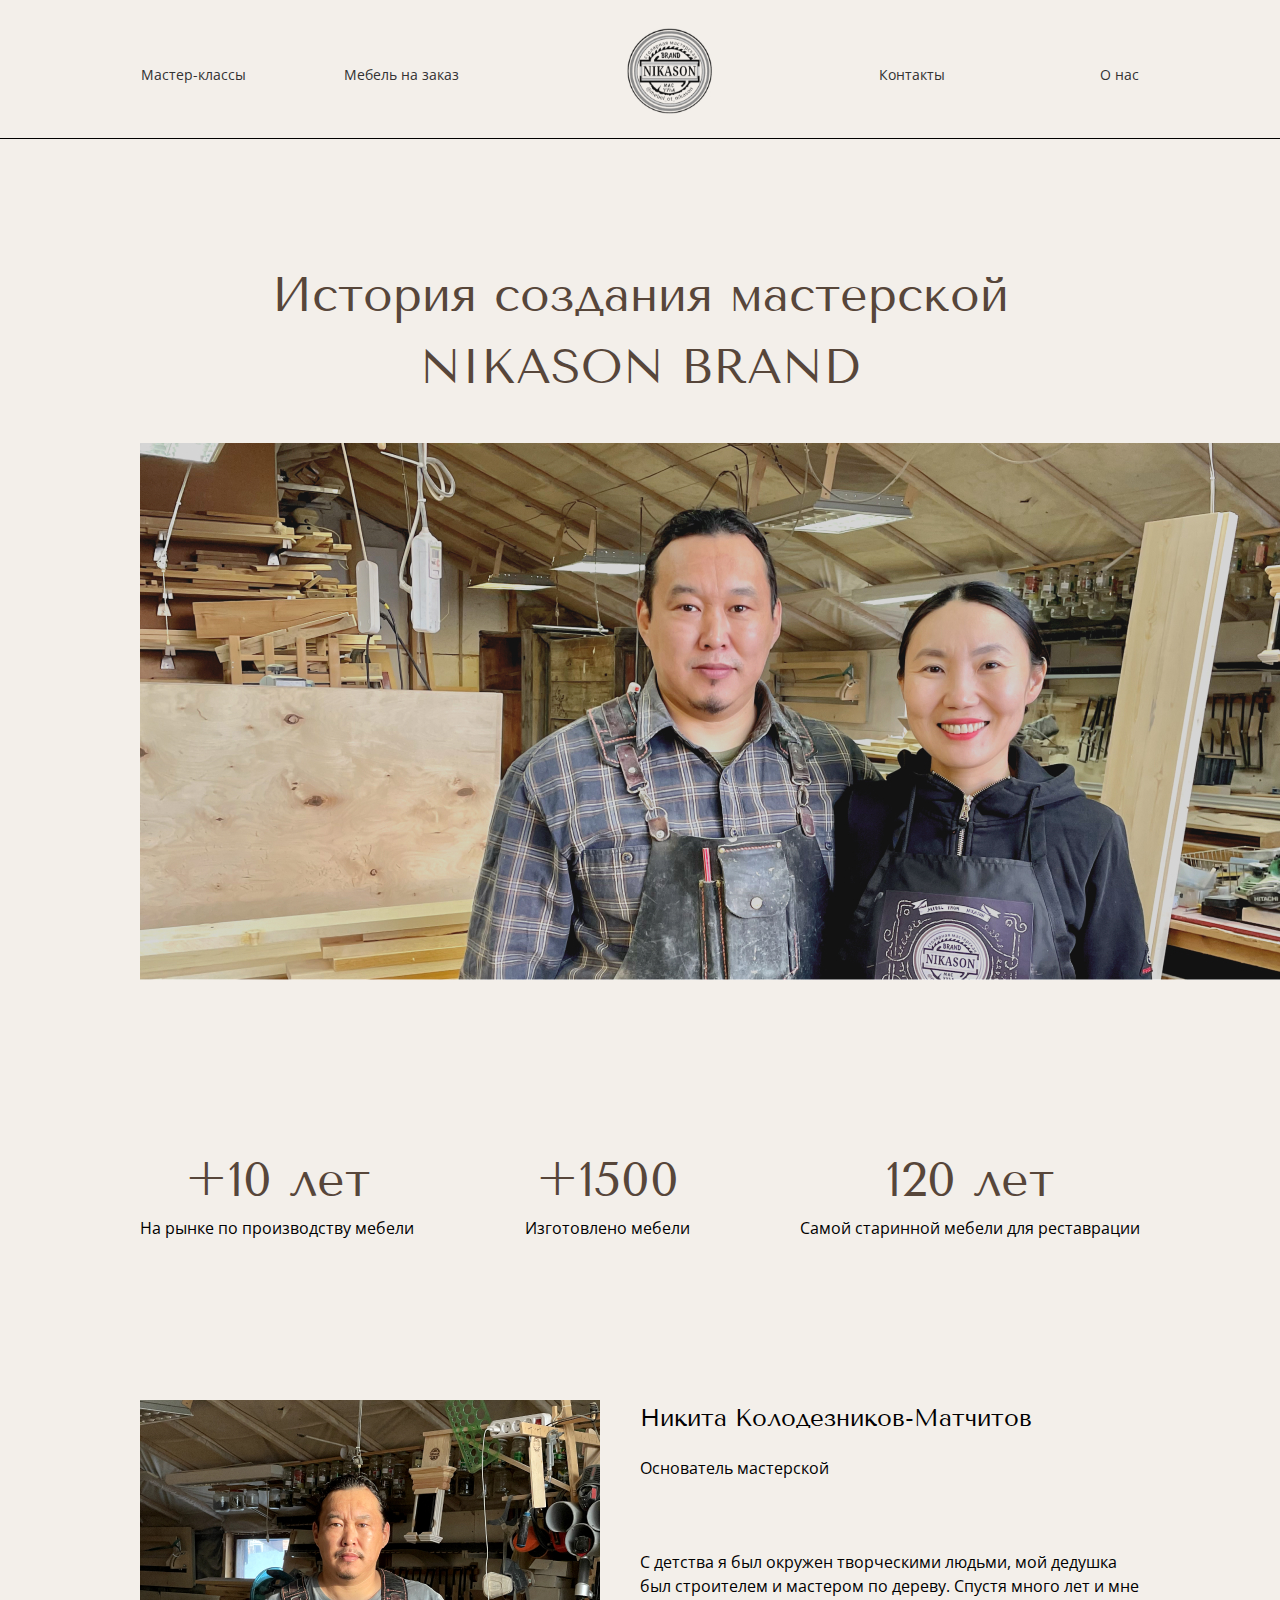
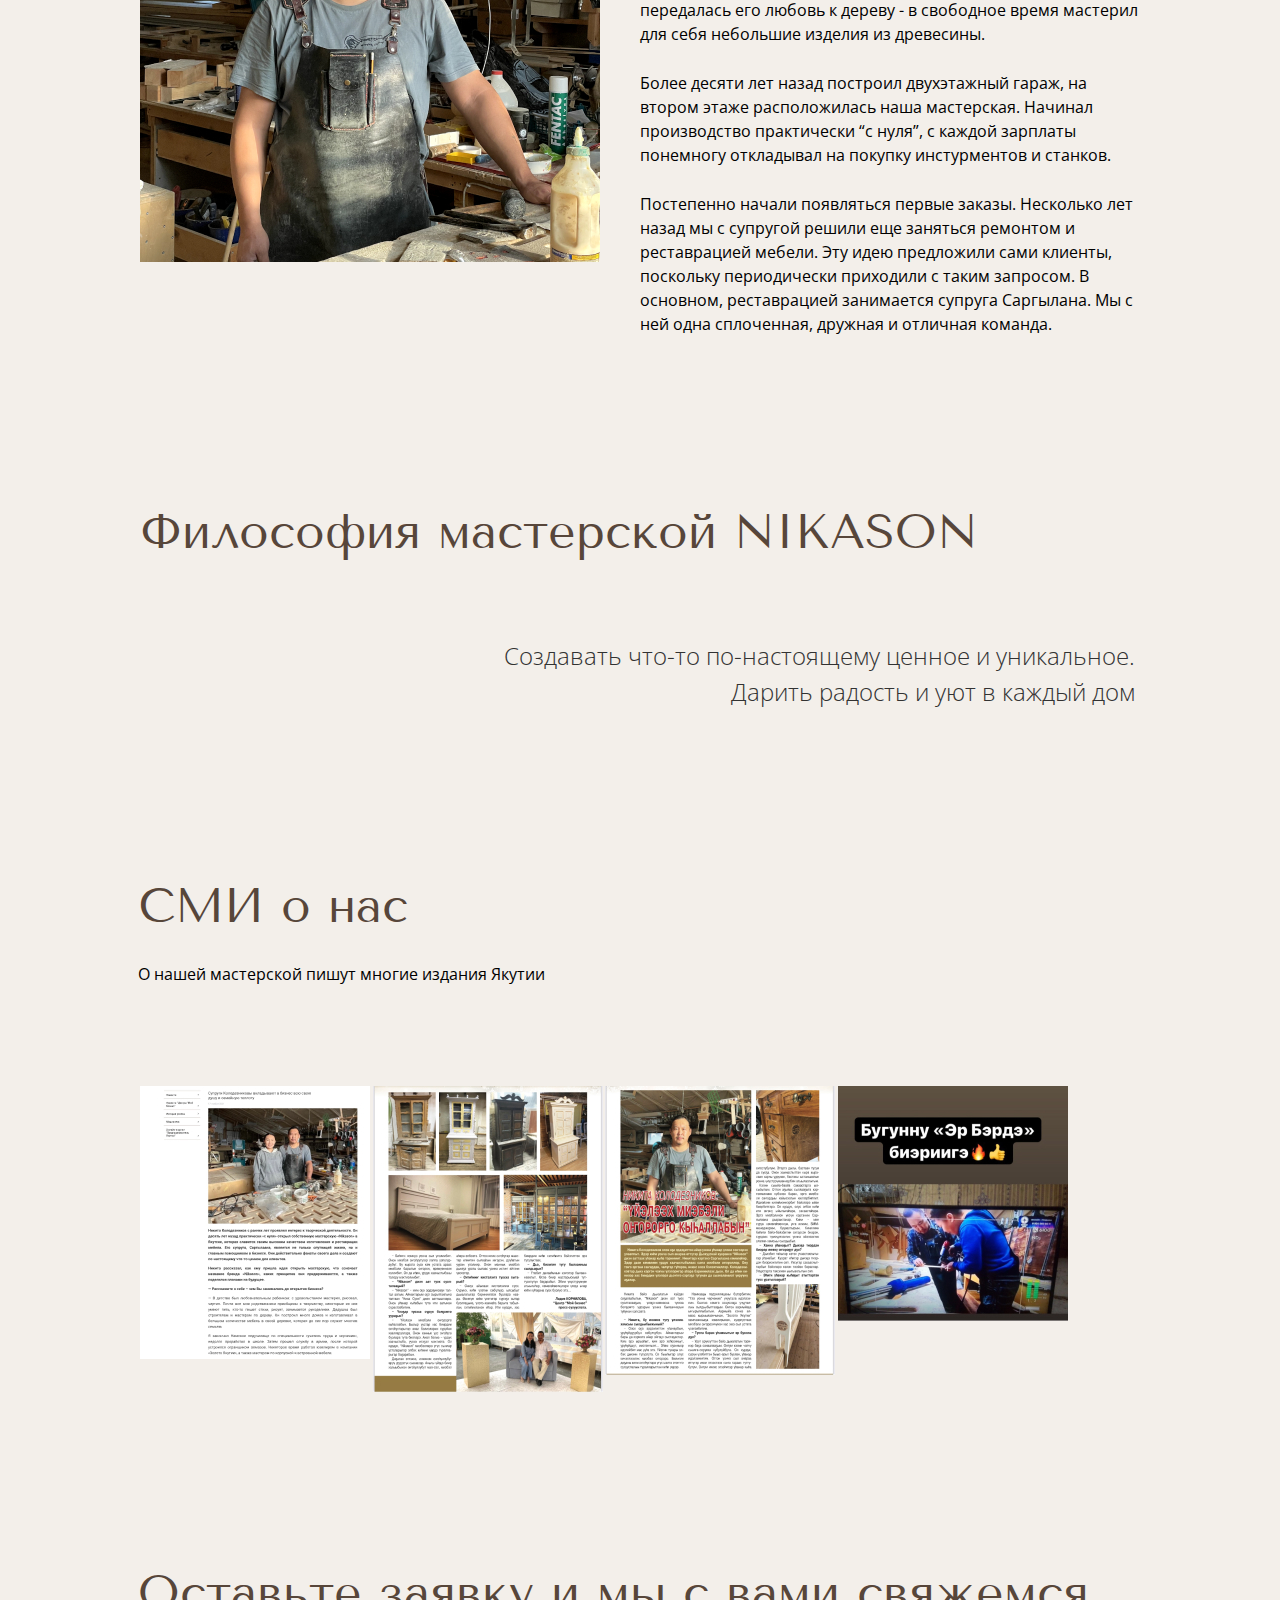
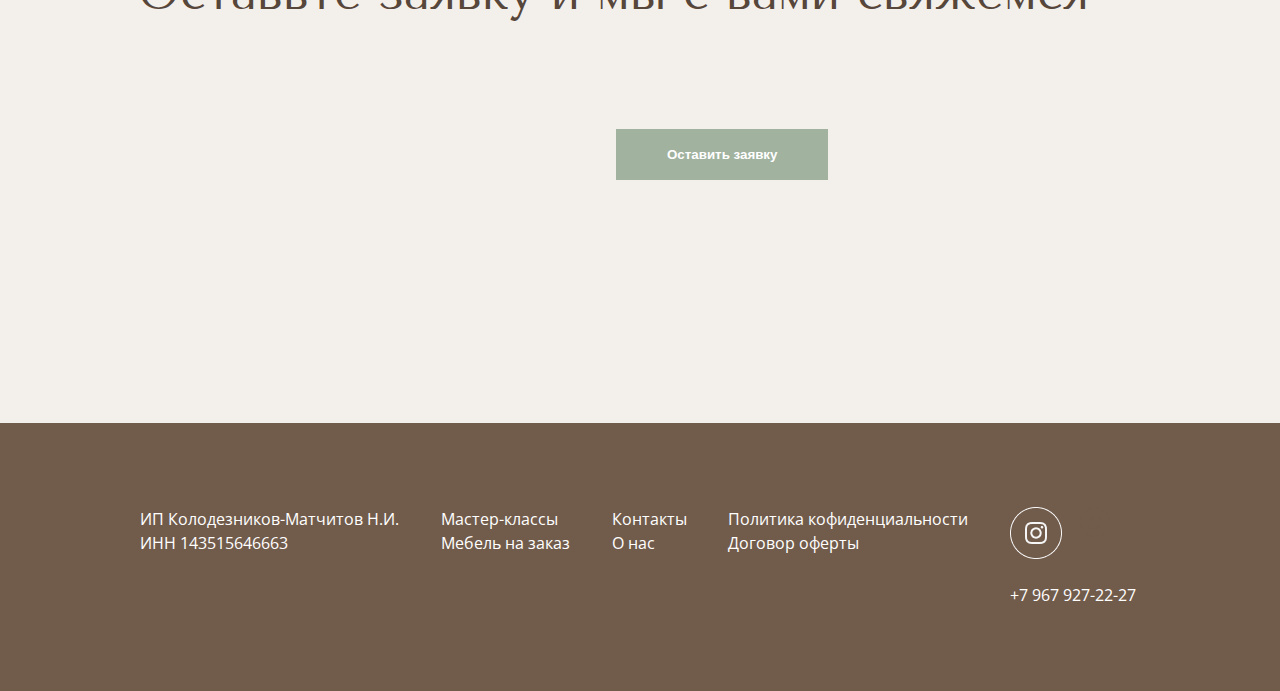
<file: about.html>
<!DOCTYPE html>
<html lang="en">
<head>
    <meta charset="UTF-8">
    <meta name="viewport" content="width=device-width, initial-scale=1.0">
    <link rel="stylesheet" href="css/reset.css">
    <link rel="stylesheet" href="./about/css/style.css">
    <link rel="preconnect" href="https://fonts.googleapis.com">
    <link rel="preconnect" href="https://fonts.gstatic.com" crossorigin>
    <link href="https://fonts.googleapis.com/css2?family=Tenor+Sans&family=Ubuntu:wght@300;500&display=swap" rel="stylesheet">
    <link rel="preconnect" href="https://fonts.googleapis.com">
    <link rel="preconnect" href="https://fonts.gstatic.com" crossorigin>
    <link href="https://fonts.googleapis.com/css2?family=Open+Sans&family=Tenor+Sans&family=Ubuntu:wght@300;500&display=swap" rel="stylesheet">
    <title>Document</title>
</head>
<body>
    <header class="header">
        <div class="container">
           <nav class="navigate">
               <ul class="navigate-item">
                <li class="navigate-item__link1"><a href="./class.html">Мастер-классы</a></li>
               <li><a href="./master.html">Мебель на заказ</a></li>
               </ul>              
               <a href="./index.html"><div class="logo"><img src="./images/IMG_1024 1.svg" alt="logo"></div></a>
               <ul class="navigate-item">
                <li><a href="#">Контакты</a></li>
               <li class="navigate-item__link4"><a href="#">О нас</a></li>
               </ul>                 
           </nav>
        </div>
    </header>

       <section class="top">
            <div class="container">
                <div class="top__title">
                    <div class="top-title__header">
                        <h1>История создания мастерской</h1>
                        <h1>NIKASON BRAND</h1>
                    </div>
                    <div class="top__img">
                        <img src="./about/images/Rectangle 83.jpg" alt="">
                    </div>
                    <div class="top__box">
                        <div>
                            <p class="num-bolt">
                                +10 лет
                            </p>
                            <p>На рынке по производству мебели</p>
                        </div>
                        <div>
                            <p class="num-bolt">
                                +1500
                            </p>
                            <p>Изготовлено мебели</p>
                        </div>
                        <div>
                            <p class="num-bolt">
                                120 лет
                            </p>
                            <p>Самой старинной мебели для реставрации</p>
                        </div>
                    </div>
                </div> 
            </div>
       </section>

       <section class="bio">
        <div class="container">
            <div class="bio-info">
                <div class="bio-info__img">
                    <img src="./about/images/IMG_4420 1.jpg" alt="">
                </div>
                <div class="bio-info__descr">
                    <p class="bio-info__title">Никита Колодезников-Матчитов</p>
                    <p class="bio-info__proff">Основатель мастерской</p>
                    <div class="bio-info__text">
                        <p>С детства я был окружен творческими людьми, мой дедушка был строителем и мастером по дереву. 
                            Спустя много лет и мне передалась его любовь к дереву - в свободное время мастерил для себя 
                            небольшие  изделия из древесины.</p>
                            <p>Более десяти лет назад построил двухэтажный гараж, на втором этаже расположилась наша мастерская.
                                Начинал производство практически “с нуля”, с каждой зарплаты понемногу откладывал на покупку инстурментов и станков.</p> 
                            <p>Постепенно начали появляться первые заказы. Несколько лет назад
                             мы с супругой решили еще заняться ремонтом и реставрацией мебели. Эту идею предложили сами клиенты,
                              поскольку периодически приходили с таким запросом. В основном, реставрацией занимается супруга Саргылана.
                               Мы с ней одна сплоченная, дружная и отличная команда. </p>
                    </div>  
                </div>
            </div>
            <div class="express">
                <h1>Философия мастерской NIKASON</h1>
                <div class="express__statement">
                    <q>Создавать что-то по-настоящему ценное и уникальное.<br> Дарить радость и уют в каждый дом</q>
                </div>
            </div>
        </div>
       </section>

       <section class="cnn">
        <div class="container">
            <div class="cnn__items">
                <h1 class="cnn-items__head">СМИ о нас</h1>
                <p>О нашей мастерской пишут многие издания Якутии</p>
                <div class="cnn-items__images">
                    
                    <img src="./about/images/IMG_5597 1.jpg" alt="image">
                    <img src="./about/images/IMG_5605 1.jpg" alt="image">
                    <img src="./about/images/IMG_5604 1.jpg" alt="image">
                    <img src="./about/images/IMG_5624 1.jpg" alt="image">
                </div>
                    <h1>Оставьте заявку и мы с вами свяжемся</h1>
                    <button class="cnn__button"><p>Оставить заявку</p></button>
            </div>
            
        </div>
       </section>

       <footer class="footer">
        <div class="container">
            <div class="footer-inner">
                <p>
                    ИП Колодезников-Матчитов Н.И.<br>
                           ИНН 143515646663
                </p>
                <ul class="footer-inner__items">
                    <li><a href="#">Мастер-классы</a></li>
                    <li><a href="#">Мебель на заказ</a></li>
                </ul>
                <ul class="footer-inner__items">
                    <li><a href="#">Контакты</a></li>
                    <li><a href="#">О нас</a></li>
                </ul>
                <ul class="footer-inner__items">
                    <li><a href="#">Политика кофиденциальности</a></li>
                    <li><a href="#">Договор оферты</a></li>
                </ul>
                <div class="footer-inner__link">
                            <a href="#"><img src="./images/ins.png" alt="inst"></a>
                            <a href="#"><img src="./images/wh.png" alt="wh"></a>
                            <p>+7 967 927-22-27</p>
                </div>
            </div>
        </div>
    </footer>
</body>
</html>
</file>
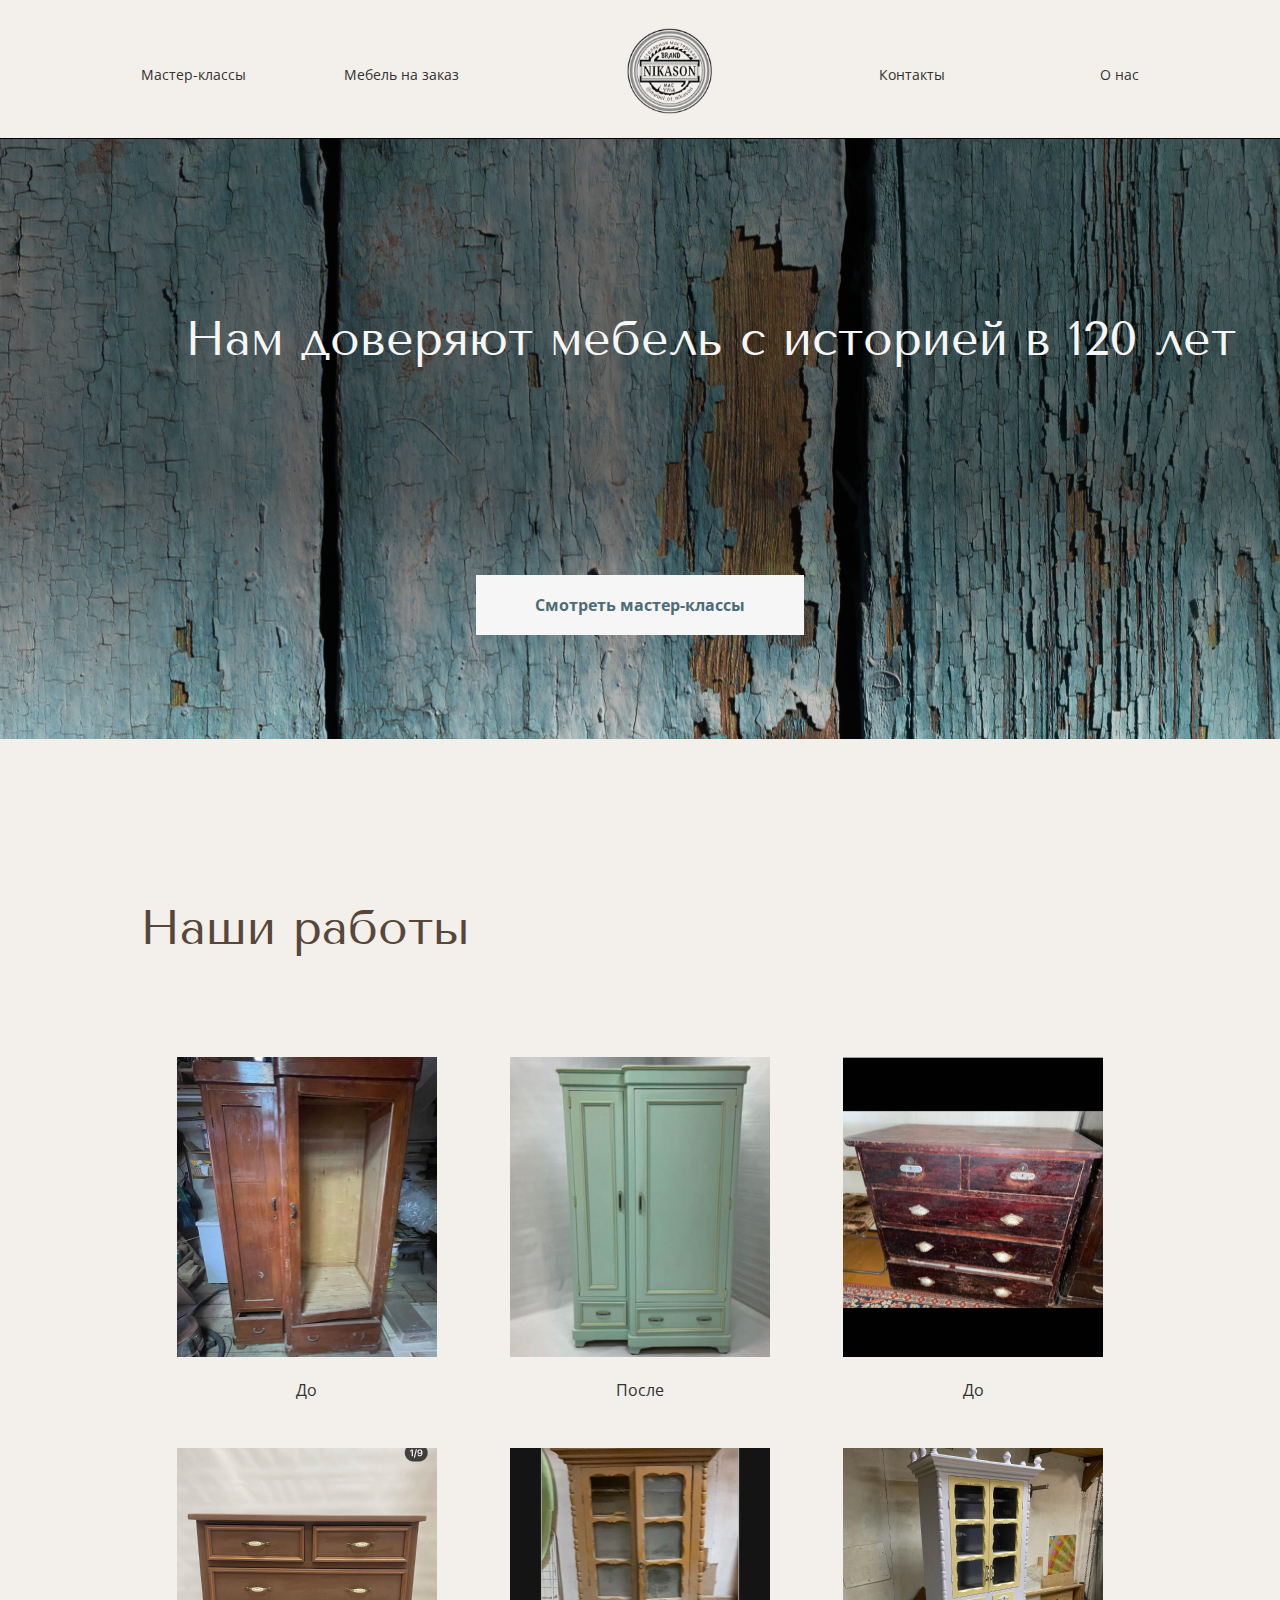
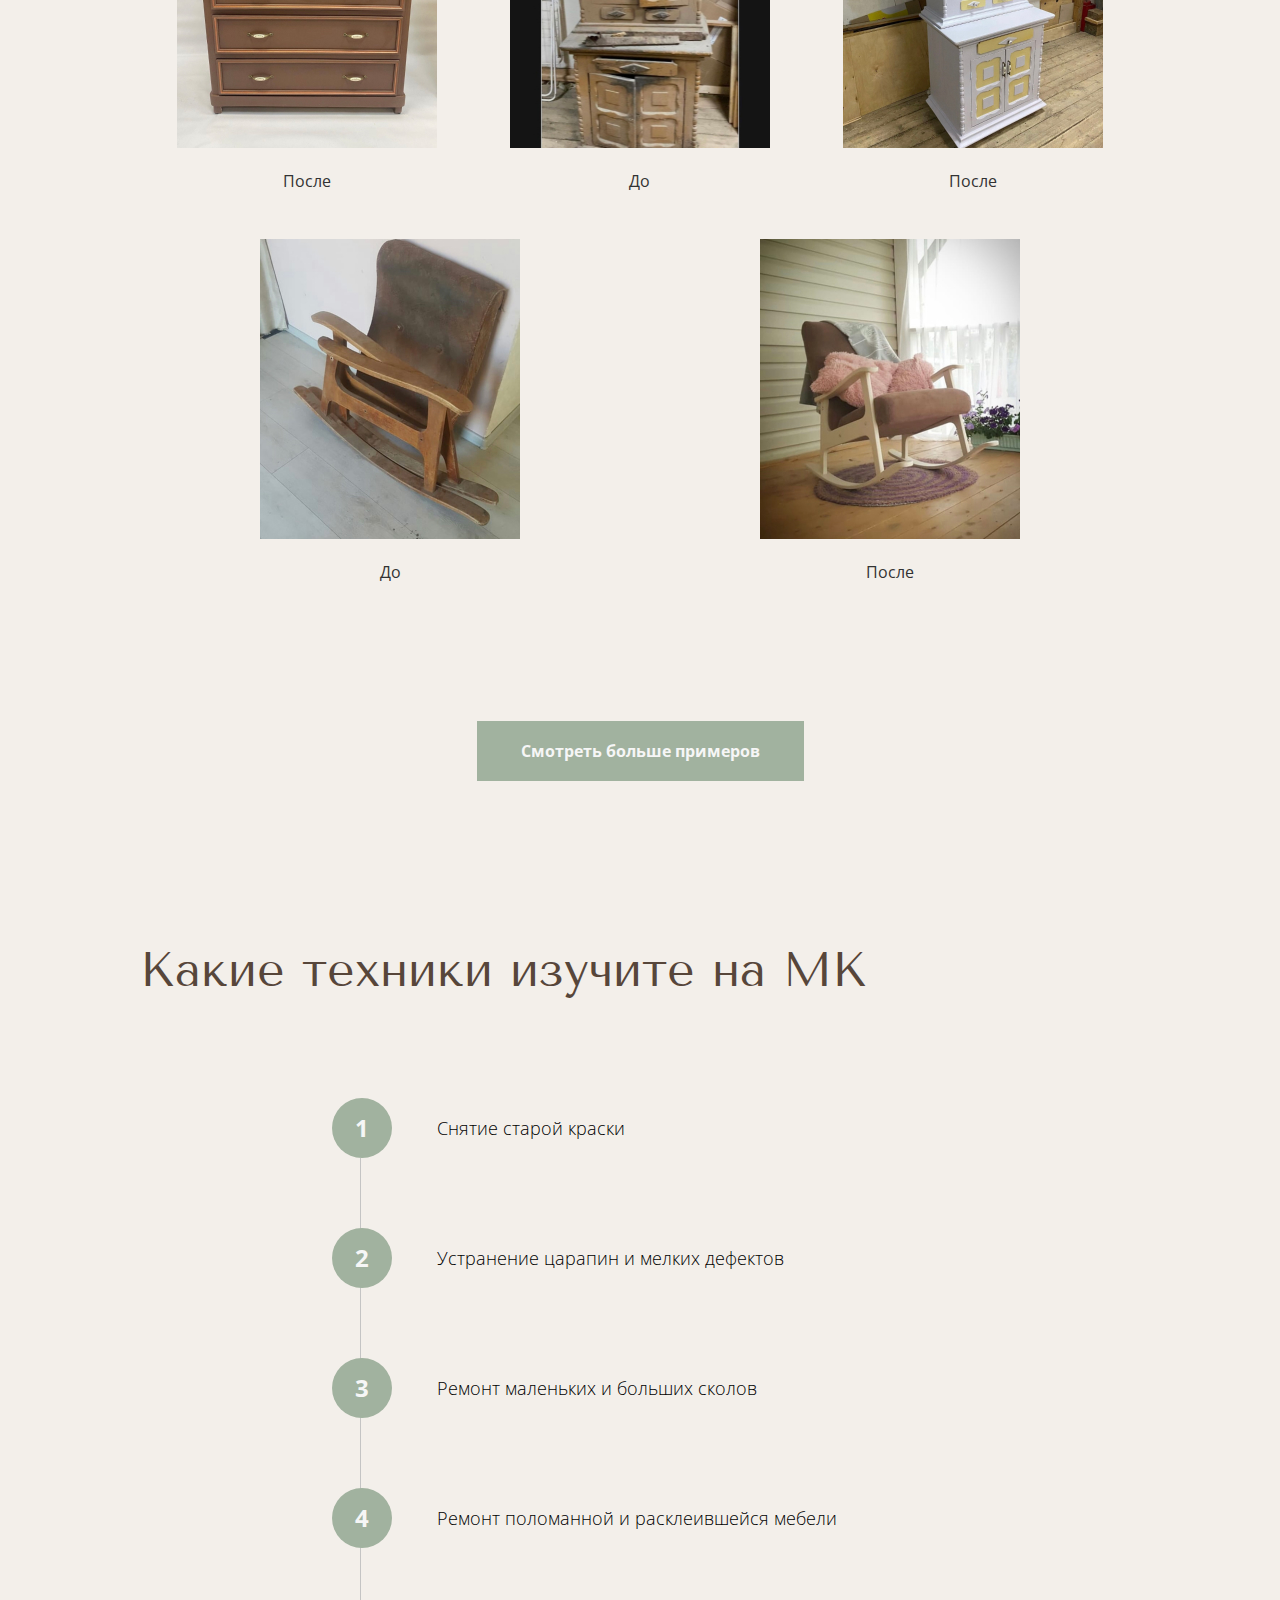
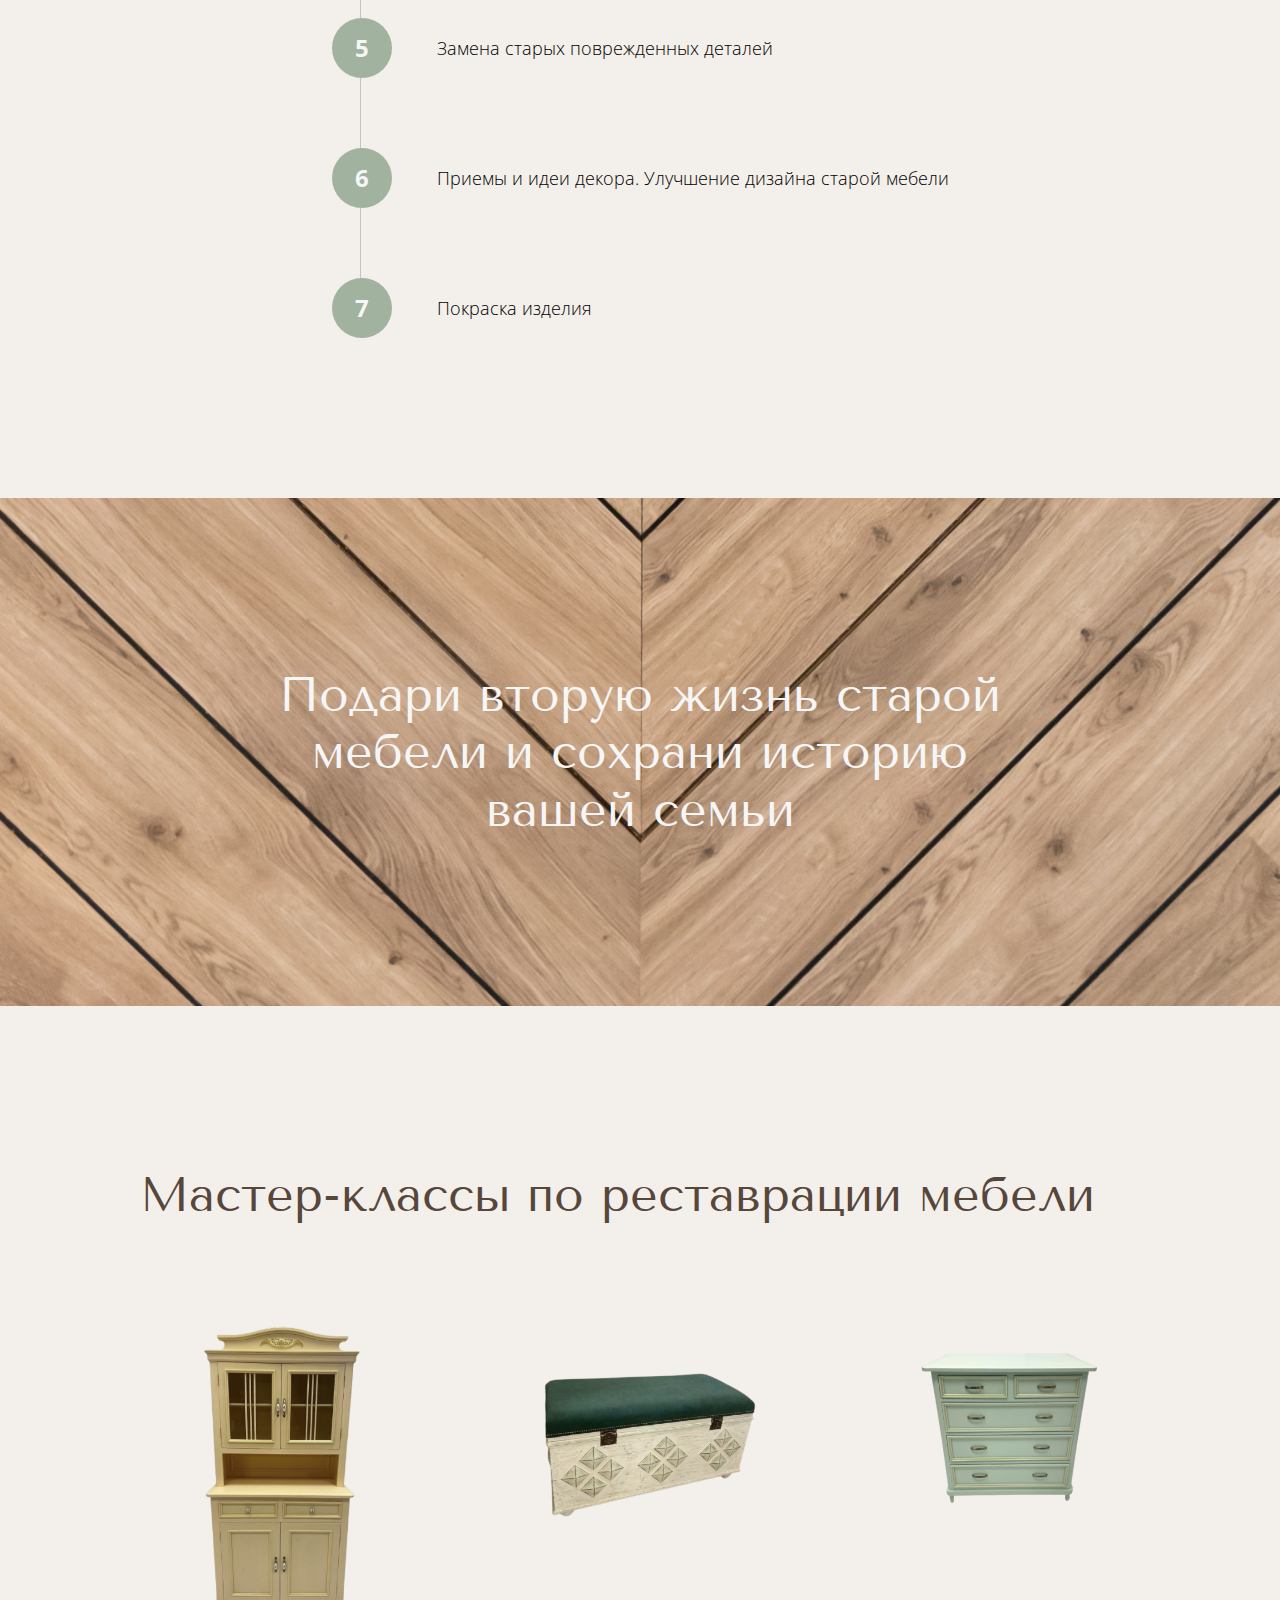
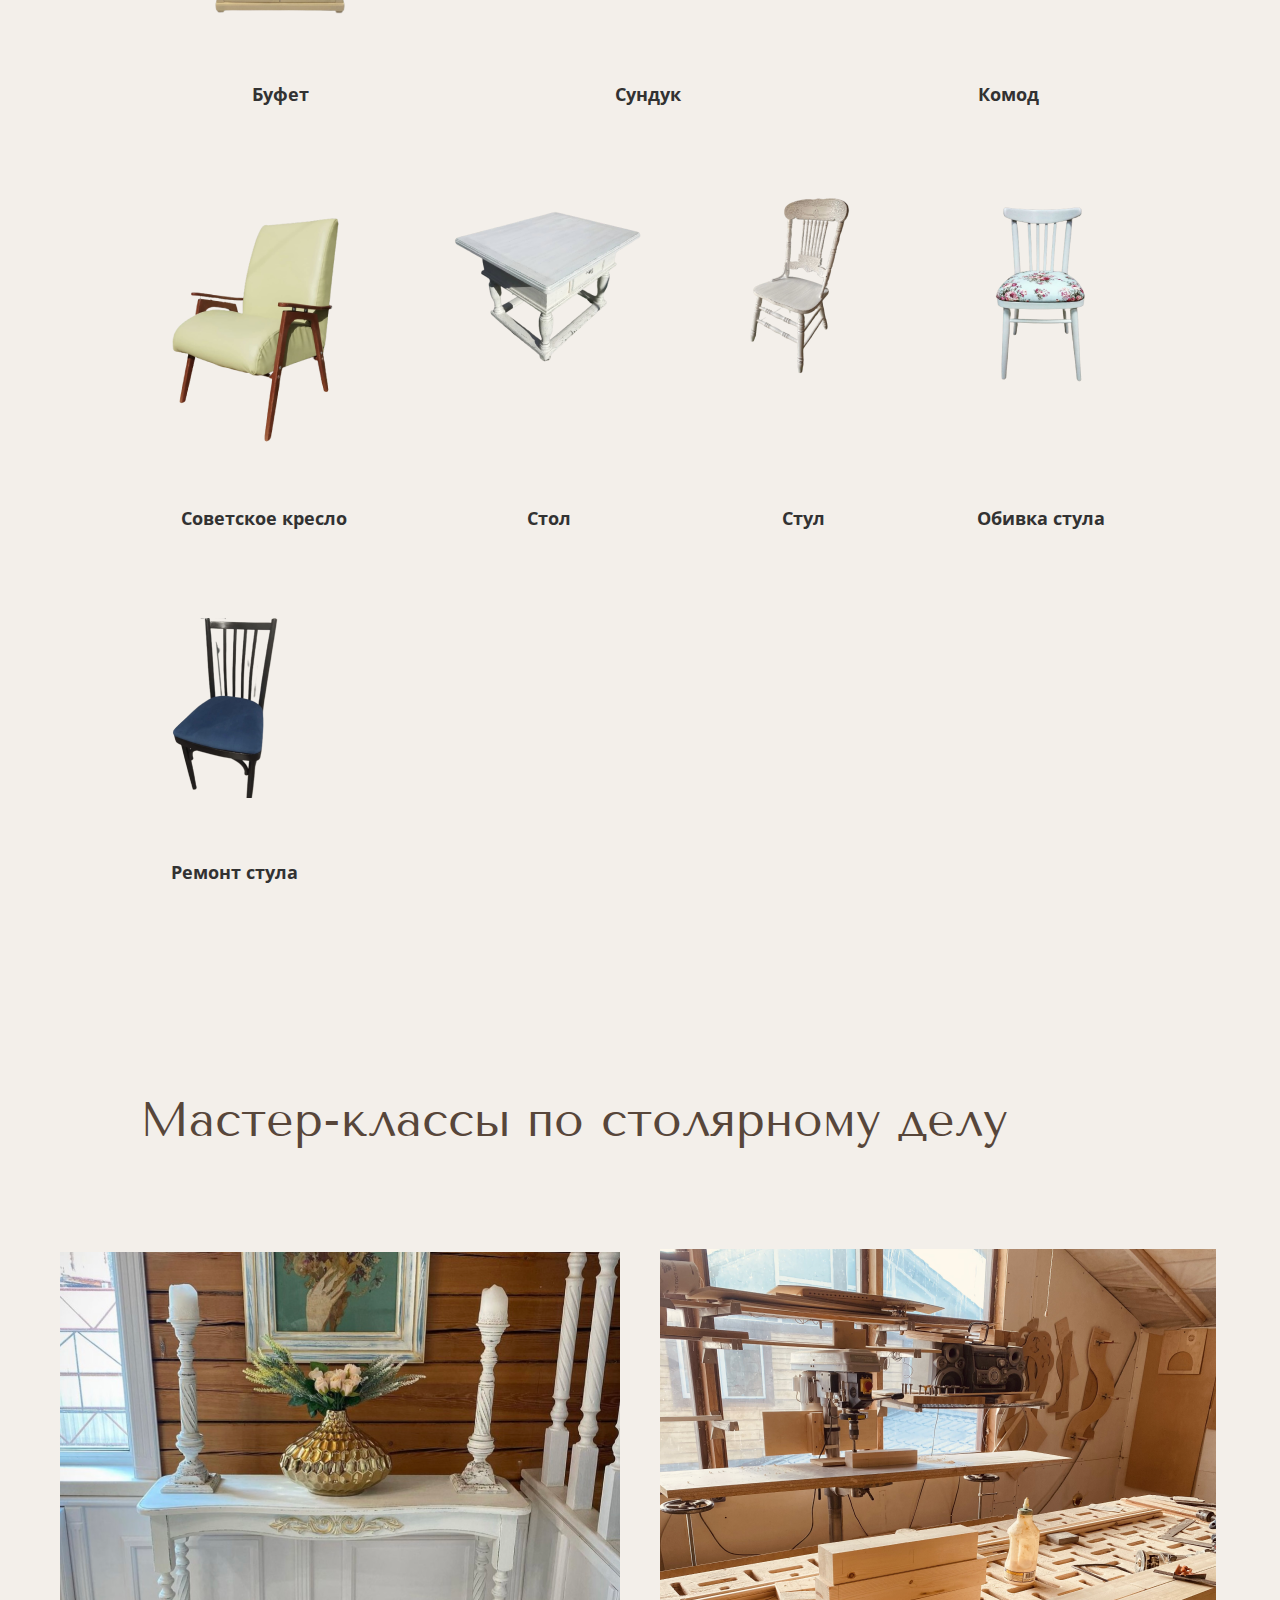
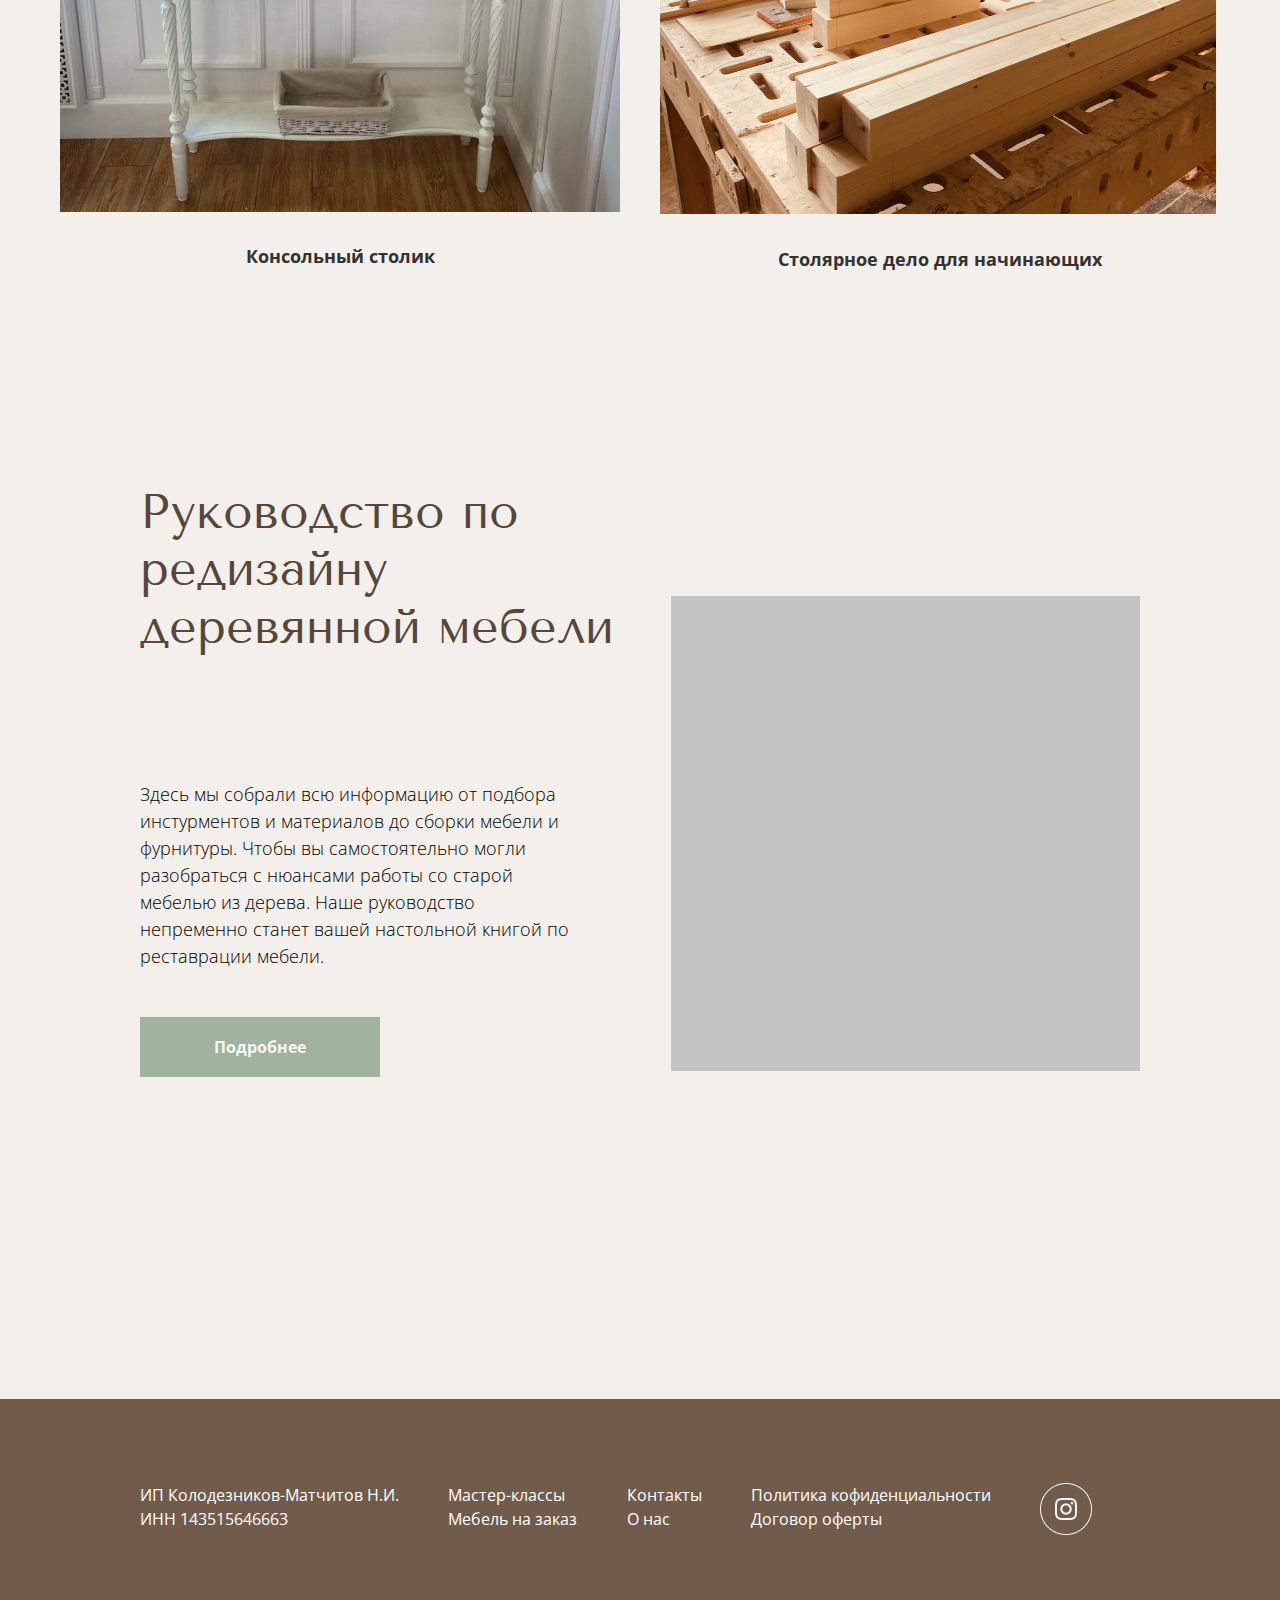
<file: class.html>
<!DOCTYPE html>
<html lang="en">
<head>
    <meta charset="UTF-8">
    <meta name="viewport" content="width=device-width, initial-scale=1.0">
    <link rel="stylesheet" href="css/reset.css">
    <link rel="stylesheet" href="./class/css/style.css">
    <link rel="preconnect" href="https://fonts.googleapis.com">
    <link rel="preconnect" href="https://fonts.gstatic.com" crossorigin>
    <link href="https://fonts.googleapis.com/css2?family=Tenor+Sans&family=Ubuntu:wght@300;500&display=swap" rel="stylesheet">
    <link rel="preconnect" href="https://fonts.googleapis.com">
    <link rel="preconnect" href="https://fonts.gstatic.com" crossorigin>
    <link href="https://fonts.googleapis.com/css2?family=Open+Sans&family=Tenor+Sans&family=Ubuntu:wght@300;500&display=swap" rel="stylesheet">
    <title>Document</title>
</head>
<body>
    <header class="header">
        <div class="container">
           <nav class="navigate">
               <ul class="navigate-item">
                <li class="navigate-item__link1"><a href="#">Мастер-классы</a></li>
               <li><a href="./master.html">Мебель на заказ</a></li>
               </ul>              
               <a href="./index.html"><div class="logo"><img src="./images/IMG_1024 1.svg" alt="logo"></div></a>
               <ul class="navigate-item">
                <li><a href="#">Контакты</a></li>
               <li class="navigate-item__link4"><a href="./about.html">О нас</a></li>
               </ul>                 
           </nav>
        </div>
    </header>

    <section class="title">
        <div class="container">
            <div class="title__back">
                <h1>Нам доверяют мебель с историей в 120 лет</h1>
                <button class="title__button">Смотреть мастер-классы</button>
            </div>
        </div>
    </section>

    <section class="content">
        <div class="container">
            <h1>Наши работы</h1>
            <div class="content__box">
            <div class="content-box__items">
                <div class="content-box__items item">
                    <img src="./class/images/before1.jpg" alt="images">
                    <figcaption>До</figcaption>
                </div>
                <div class="content-box__items item">
                    <img src="./class/images/after1.jpg" alt="images">
                    <figcaption>После</figcaption>
                </div>
                <div class="content-box__items item">
                    <img src="./class/images/before2.jpg" alt="images">
                    <figcaption>До</figcaption>
                </div>
                <div class="content-box__items item">
                    <img src="./class/images/after2.jpg" alt="images">
                    <figcaption>После</figcaption>
                </div>
                <div class="content-box__items item">
                    <img src="./class/images/before3.jpg" alt="images">
                    <figcaption>До</figcaption>
                </div>
                <div class="content-box__items item">
                    <img src="./class/images/after3.jpg" alt="images">
                    <figcaption>После</figcaption>
                </div>
                <div class="content-box__items item">
                    <img src="./class/images/before4.jpg" alt="images">
                    <figcaption>До</figcaption>
                </div>
                <div class="content-box__items item">
                    <img src="./class/images/after4.jpg" alt="images">
                    <figcaption>После</figcaption>
                </div>
            </div>
            <button class="content__button">
                Смотреть больше примеров
            </button>
            </div>
        </div>
    </section>

    <section class="list">
        <div class="container">
            <h1>Какие техники изучите на МК</h1>
            <div class="list-info">
                <ul class="list-info__block">
                    <div class="line"></div>
                    <li class="circle-item">
                        <div class="circle">1</div>
                        <h4>Снятие старой краски</h4>
                    </li>
                    <li class="circle-item">
                        <div class="circle">2</div>
                        <h4>Устранение царапин и мелких дефектов</h4>
                    </li>
                    <li class="circle-item">
                        <div class="circle">3</div>
                        <h4>Ремонт маленьких и  больших сколов</h4>
                    </li>
                    <li class="circle-item">
                        <div class="circle">4</div>
                        <h4>Ремонт поломанной и расклеившейся мебели</h4>
                    </li>
                    <li class="circle-item">
                        <div class="circle">5</div>
                        <h4>Замена старых поврежденных деталей</h4>
                    </li>
                    <li class="circle-item">
                        <div class="circle">6</div>
                        <h4>Приемы и идеи декора. Улучшение дизайна старой мебели</h4>
                    </li>
                    <li class="circle-item">
                        <div class="circle">7</div>
                        <h4>Покраска изделия</h4>
                    </li>
                </ul>
            </div>
        </div>
    </section>

    <section class="conn">
        <div class="container">
            <div class="conn__text">
                <h1>Подари вторую жизнь старой мебели и сохрани историю вашей семьи</h1>
            </div>
        </div>
    </section>

    <section class="list-images">
        <div class="container">
            <h1>Мастер-классы по реставрации мебели</h1>
            <div class="main-box">
                <div class="list-images__box">
                    <div class="list-images__box items">
                        <img src="./class/images/fi.png" width="240" alt="images">
                        <figcaption>Буфет</figcaption>
                    </div>
                    <div class="list-images__box items">
                        <img src="./class/images/tw.png" width="240" alt="images">
                        <figcaption>Сундук</figcaption>
                    </div>
                    <div class="list-images__box items">
                        <img src="./class/images/th.png" alt="images">
                        <figcaption>Комод</figcaption>
                    </div>
                    <div class="list-images__box items">
                        <img src="./class/images/fo.png" alt="images">
                        <figcaption>Советское кресло</figcaption>
                    </div>
                    <div class="list-images__box items">
                        <img src="./class/images/fiv.png" alt="images">
                        <figcaption>Стол</figcaption>
                    </div>
                    <div class="list-images__box items">
                        <img src="./class/images/si.png" alt="images">
                        <figcaption>Стул</figcaption>
                    </div>
                    <div class="list-images__box items">
                        <img src="./class/images/se.png" alt="images">
                        <figcaption>Обивка стула</figcaption>
                    </div>
                    <div class="list-images__box items">
                        <img src="./class/images/ei.png" alt="images">
                        <figcaption>Ремонт стула</figcaption>
                    </div>
                </div>
            </div>
            
        </div>
    </section>

    <section class="mk">
        <div class="container">
            <h1>Мастер-классы по столярному делу</h1>
            <div class="mk-box">
                <div class="left">
                    <img src="./class/images/stol.png" alt="stol">
                    <figcaption>Консольный столик</figcaption>
                </div>
                <div class="right">
                    <img src="./class/images/delo.png" alt="delo">
                    <figcaption>Столярное дело для начинающих</figcaption>
                </div>
            </div>
        </div>
    </section>

    <section class="info">
        <div class="container">
            <div class="info__box">
                <div class="info-box__descr">
                    <h1>Руководство по редизайну деревянной мебели</h1>
                    <p>Здесь мы собрали всю информацию от подбора инстурментов и материалов 
                        до сборки мебели и фурнитуры. Чтобы вы самостоятельно могли разобраться
                         с нюансами работы со старой мебелью из дерева. Наше руководство 
                         непременно станет вашей настольной книгой по реставрации мебели.</p>
                    <button class="info-box__button">Подробнее</button>
                </div>
                <div class="info__images">
                    <img src="./class/images/Rectangle 91.png" alt="rec">
                </div>
            </div>
        </div>
    </section>

    <footer class="footer">
        <div class="container">
            <div class="footer-inner">
                <p>
                    ИП Колодезников-Матчитов Н.И.<br>
                           ИНН 143515646663
                </p>
                <ul class="footer-inner__items">
                    <li><a href="#">Мастер-классы</a></li>
                    <li><a href="#">Мебель на заказ</a></li>
                </ul>
                <ul class="footer-inner__items">
                    <li><a href="#">Контакты</a></li>
                    <li><a href="#">О нас</a></li>
                </ul>
                <ul class="footer-inner__items">
                    <li><a href="#">Политика кофиденциальности</a></li>
                    <li><a href="#">Договор оферты</a></li>
                </ul>
                <div class="footer-inner__link">
                            <a href="#"><img src="./images/ins.png" alt="inst"></a>
                            <a href="#"><img src="./images/wh.png" alt="wh"></a>
                </div>
            </div>
        </div>
    </footer>
</body>
</html>
</file>
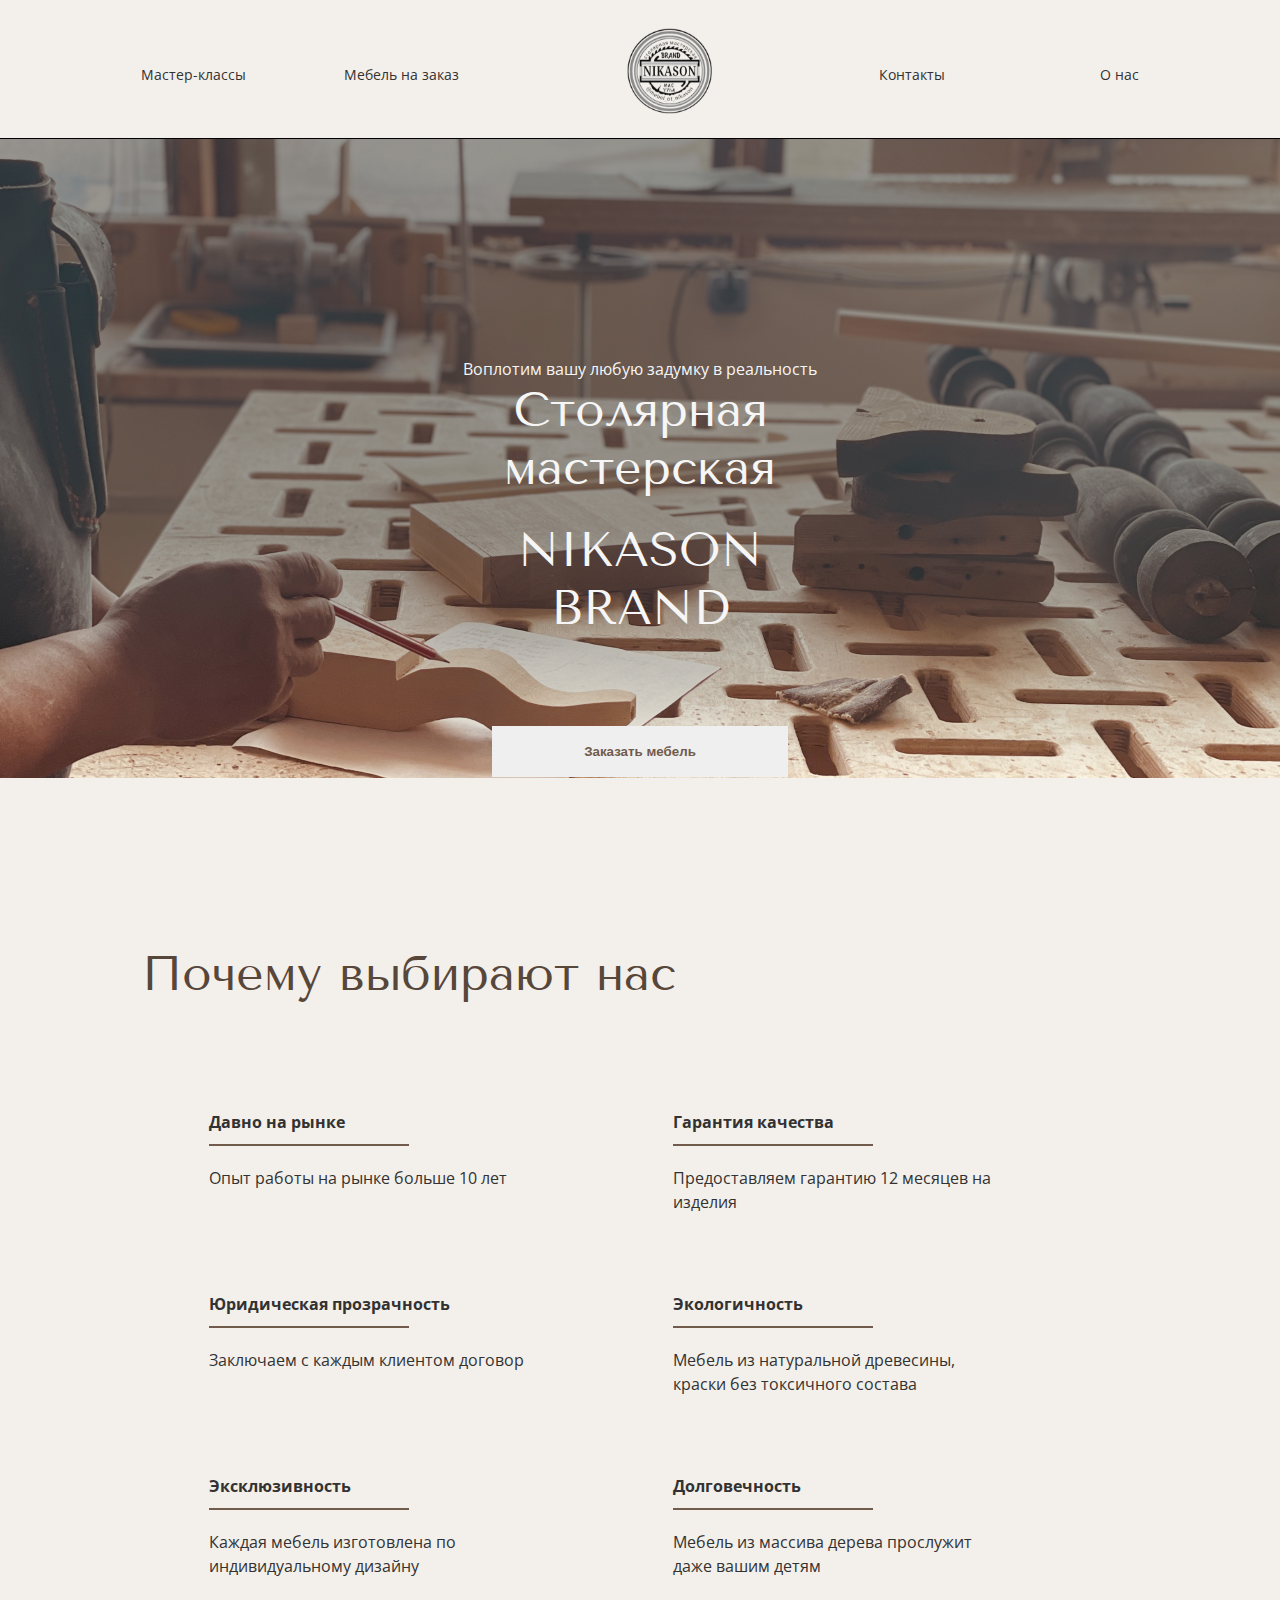
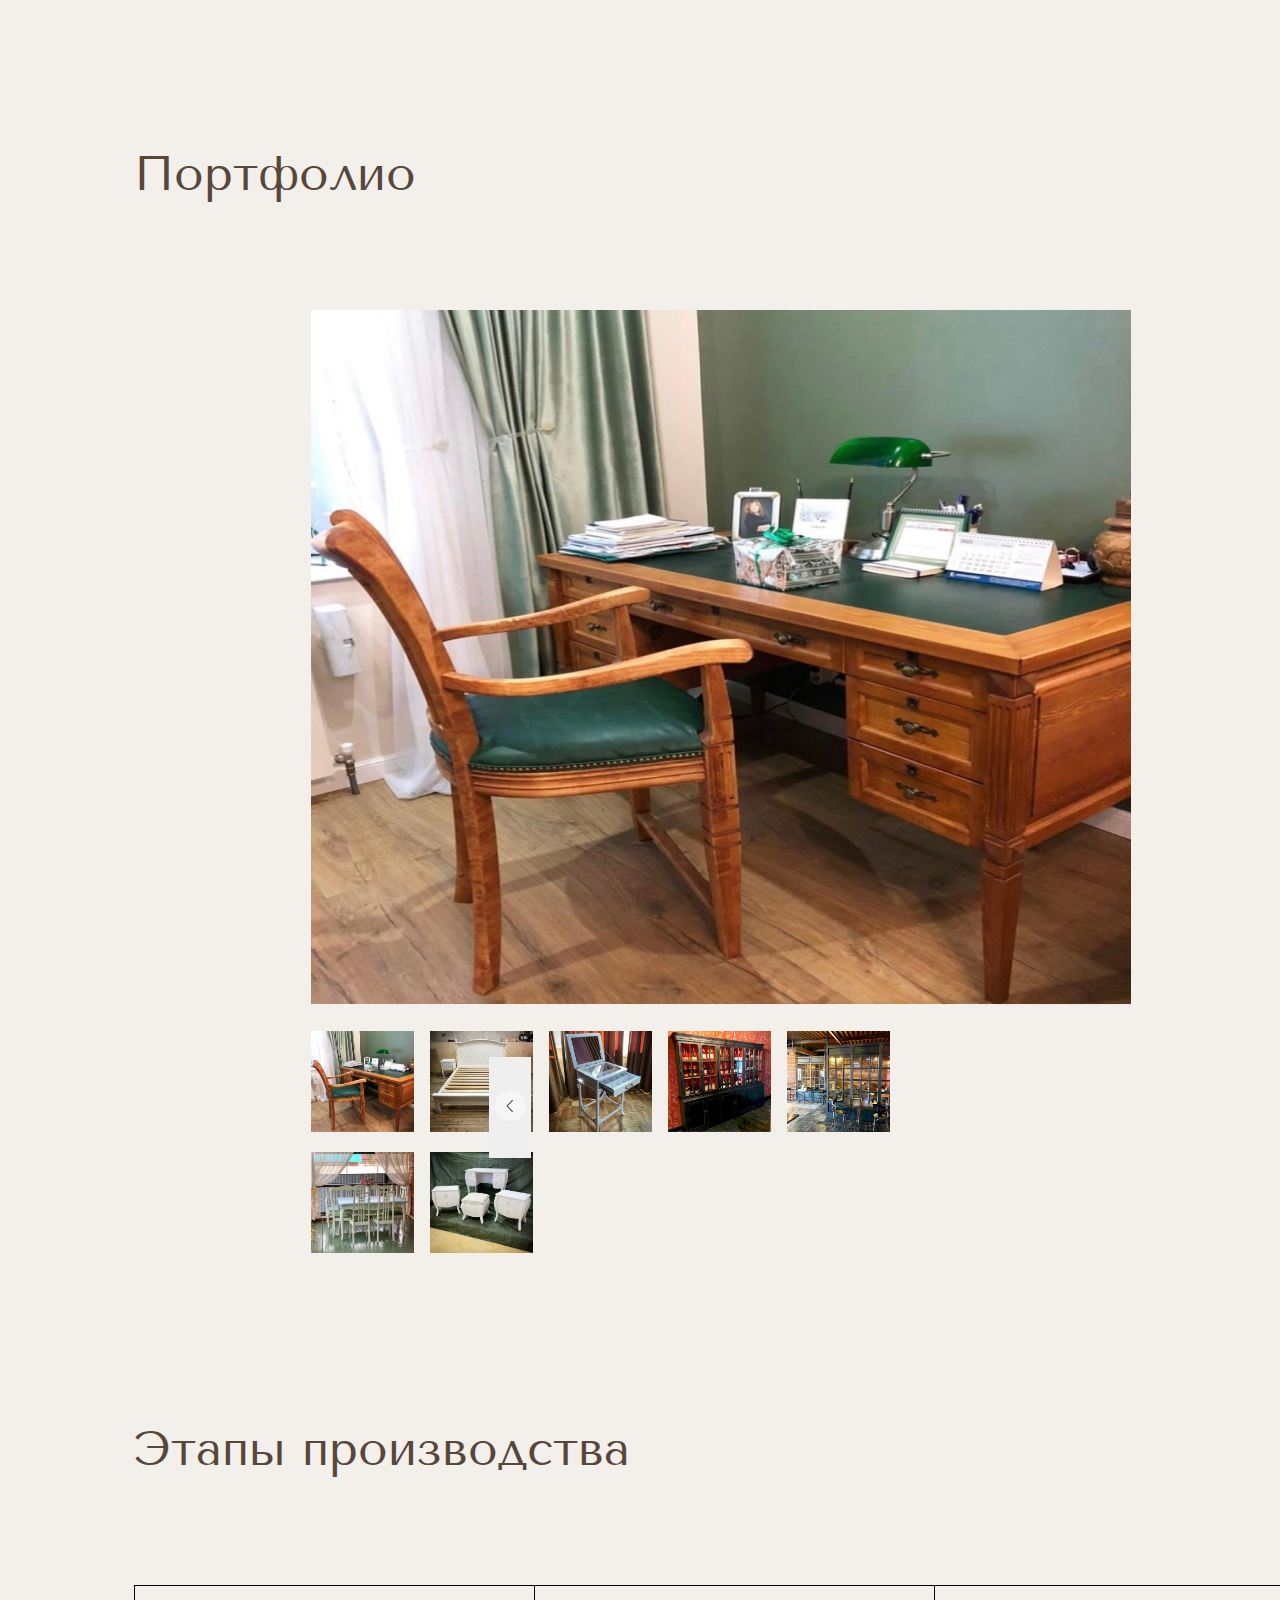
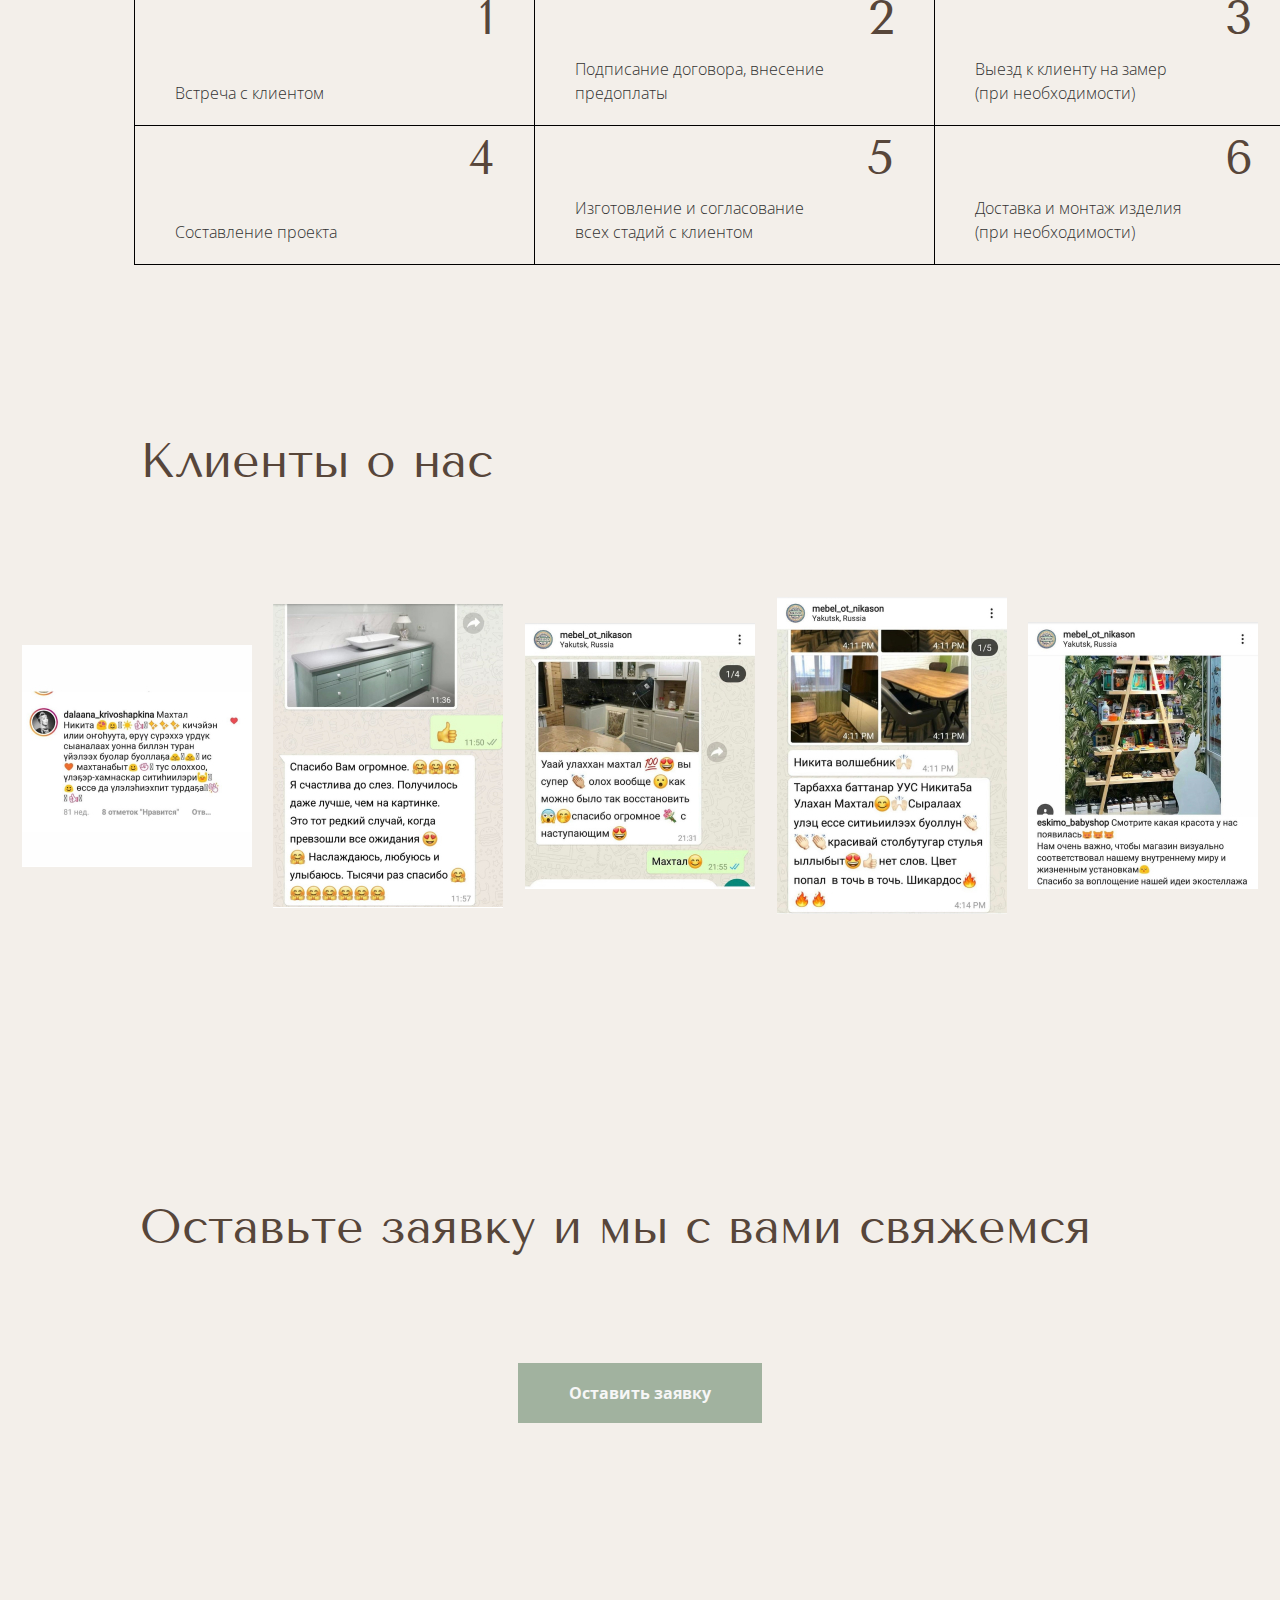
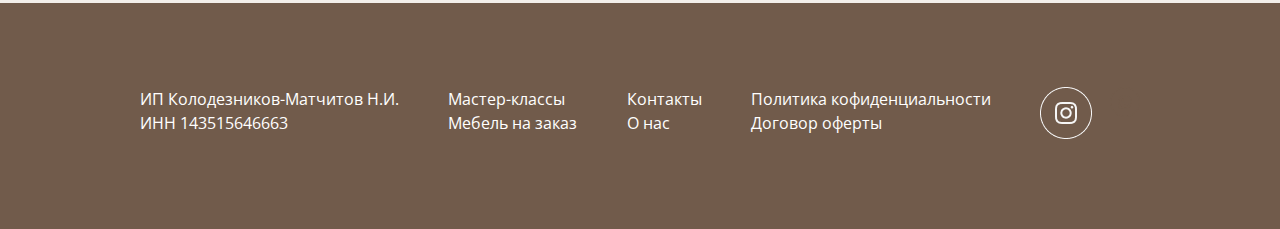
<file: master.html>
<!DOCTYPE html>
<html lang="en">
<head>
    <meta charset="UTF-8">
    <meta name="viewport" content="width=device-width, initial-scale=1.0">
    <link rel="stylesheet" href="css/reset.css">
    <link rel="stylesheet" href="./master/css/style.css">
    <link rel="preconnect" href="https://fonts.googleapis.com">
    <link rel="preconnect" href="https://fonts.gstatic.com" crossorigin>
    <link href="https://fonts.googleapis.com/css2?family=Tenor+Sans&family=Ubuntu:wght@300;500&display=swap" rel="stylesheet">
    <link rel="preconnect" href="https://fonts.googleapis.com">
    <link rel="preconnect" href="https://fonts.gstatic.com" crossorigin>
    <link href="https://fonts.googleapis.com/css2?family=Open+Sans&family=Tenor+Sans&family=Ubuntu:wght@300;500&display=swap" rel="stylesheet">
    <title>Master</title>
</head>
<body>
    <header class="header">
        <div class="container">
           <nav class="navigate">
               <ul class="navigate-item">
                <li class="navigate-item__link1"><a href="./class.html">Мастер-классы</a></li>
               <li><a href="#">Мебель на заказ</a></li>
               </ul>              
               <a href="./index.html"><div class="logo"><img src="./images/IMG_1024 1.svg" alt="logo"></div></a>
               <ul class="navigate-item">
                <li><a id="openModallink" href="#">Контакты</a></li>
               <li class="navigate-item__link4"><a href="./about.html">О нас</a></li>
               </ul>                 
           </nav>
        </div>
    </header>
    
    <section class="top">
     <div class="container">
        <div class="top__title">
            <p>Воплотим вашу любую задумку в реальность</p>
            <h1>Столярная мастерская</h1>
            <h1 class="top-title__name">NIKASON BRAND</h1>
            <button id="openModall" class="top__title-button">Заказать мебель</button>
        </div>
     </div>
    </section>

    <section class="overview">
        <div class="container">
            <h2>Почему выбирают нас</h2>
            <div class="overview-about">
                <div class="overview-about__item">
                    <b>Давно на рынке</b>
                    <div class="overview-about__item line"></div>
                    <p>Опыт работы на рынке больше 10 лет</p>
                </div>
                <div class="overview-about__item">
                    <b>Гарантия качества</b>
                     <div class="overview-about__item line"></div>
                    <p>Предоставляем гарантию 12 месяцев на изделия </p>
                </div>
                <div class="overview-about__item">
                    <b>Юридическая прозрачность</b>
                     <div class="overview-about__item line"></div>
                    <p>Заключаем с каждым клиентом договор</p>
                </div>
                <div class="overview-about__item">
                    <b>Экологичность</b>
                     <div class="overview-about__item line"></div>
                    <p>Мебель из натуральной древесины, краски без токсичного состава</p>
                </div>
                <div class="overview-about__item">
                    <b>Эксклюзивность</b>
                     <div class="overview-about__item line"></div>
                    <p>Каждая мебель изготовлена по индивидуальному дизайну </p>
                </div>
                <div class="overview-about__item">
                    <b>Долговечность</b>
                     <div class="overview-about__item line"></div>
                    <p>Мебель из массива дерева прослужит даже вашим детям</p>
                </div>
            </div>
        </div>
    </section>

    <section class="portfolio container">
            <h2>Портфолио</h2>
            <div class="portfolio-slider">
                <div class="full">
                    <img class="portfolio-slider__images" src="./master/images/IMG_06S(1).jpg" alt="img">
                </div>
                    <img src="./master/images/IMG_06S(1).jpg" class="portfolio-slider__images" alt="img">
                    <img src="./master/images/IMG_5669_2.png" class="portfolio-slider__images" alt="img">
                    <img src="./master/images/IMG_5822_2.png" class="portfolio-slider__images" alt="img">
                    <img src="./master/images/IMG_5628_2.png" class="portfolio-slider__images" alt="img">
                    <img src="./master/images/IMG_5697_2.png" class="portfolio-slider__images" alt="img">
                    <img src="./master/images/IMG_5778_2.png" class="portfolio-slider__images" alt="img">
                    <img src="./master/images/IMG_5694_2.png" class="portfolio-slider__images" alt="img">
                <button id="prev-button"><img src="./master/images/prev.png"></button>
                <button id="next-button"><img src="./master/images/next.png"></button>
            </div>
    </section>

    <section class="table">
        <div class="container">
            <h2>Этапы производства</h2>
                <ul class="table__box">
                            <li class="table-box__item">
                                <p>Встреча с клиентом</p>
                                <h3>1</h3>
                            </li>
                            <li class="table-box__item">
                                <p>Подписание договора, внесение предоплаты</p>
                                <h3>2</h3>
                            </li>
                            <li class="table-box__item">
                                <p>Выезд к клиенту на замер (при необходимости)</p>
                                <h3>3</h3>
                            </li>
                            <li class="table-box__item">
                                <p>Составление проекта</p>
                                <h3>4</h3>
                            </li>
                            <li class="table-box__item">
                                <p>Изготовление и согласование всех стадий с клиентом</p>
                                <h3>5</h3>
                            </li>
                            <li class="table-box__item">
                                <p>Доставка и монтаж изделия (при необходимости)</p>
                                <h3>6</h3>
                            </li>
                </ul>
        </div>
    </section>

    <section class="reviews">
        <div class="container">
            <h2>Клиенты о нас</h2>
            <div class="reviews-images">
                
                <img src="./master/images/IMG_4714 1.jpg" alt="img">
                <img src="./master/images/IMG_4707 1.jpg" alt="img">
                <img src="./master/images/IMG_4708 1.jpg" alt="img">
                <img src="./master/images/IMG_4712 1.jpg" alt="img">
                <img src="./master/images/IMG_4715 1.jpg" alt="img">
            </div>
            <h2>Оставьте заявку и мы с вами свяжемся</h2>
            <div class="reviews__bid">
                <button id="openModal" class="reviews-bid__button">Оставить заявку</button>
            </div>
        </div>
    </section>

    <footer class="footer">
        <div class="container">
            <div class="footer-inner">
                <p>
                    ИП Колодезников-Матчитов Н.И.<br>
                           ИНН 143515646663
                </p>
                <ul class="footer-inner__items">
                    <li><a href="#">Мастер-классы</a></li>
                    <li><a href="#">Мебель на заказ</a></li>
                </ul>
                <ul class="footer-inner__items">
                    <li><a href="#">Контакты</a></li>
                    <li><a href="#">О нас</a></li>
                </ul>
                <ul class="footer-inner__items">
                    <li><a href="#">Политика кофиденциальности</a></li>
                    <li><a href="#">Договор оферты</a></li>
                </ul>
                <div class="footer-inner__link">
                            <a href="#"><img src="./images/ins.png" alt="inst"></a>
                            <a href="#"><img src="./images/wh.png" alt="wh"></a>
                </div>
            </div>
        </div>
    </footer>
    <div class="modal" id="myModal">
        <div class="modal-content">
            <span>Свяжитесь с нами!</span>
            <form class="modal-content__form" >
                <input id="inputText" type="text" placeholder="Введите ваше имя">
                <input id="inputTel" type="tel"  placeholder="8(XXX)-XXX-XX-XX">
            </form>
            <div class="modal__button">
                <button id="closeModal"><p>Связаться</p></button>
            </div>
        </div>
    </div>
    <script src="./script.js"></script>
</body>
</html>
</file>
<file: about/css/style.css>
*{
    box-sizing: border-box;
}
body{
    color: #000;
    font-family: 'Open Sans', sans-serif;
    font-size: 16px;
    font-style: normal;
    line-height: 150%;
    font-weight: 400;
}
.container{
    max-width: 1440px;
    margin: 0 auto;
    padding: 0;
    background-color:rgba(243, 239, 234, 1);
}
header a{
    color: #323232;
    font-family: 'Open Sans', sans-serif;
    font-size: 14px;
    font-style: normal;
    font-weight: 400;
    line-height: 150%;
}
a{
    text-decoration: none;
    
}
h1{
    font-family: 'Tenor Sans', sans-serif;
    color: #57463A;
    font-size: 48px;
    font-style: normal;
    font-weight: 400;
    line-height: 150%; 
}
.num-bolt{
    font-family: 'Tenor Sans', sans-serif;
    color: #57463A;
    font-size: 48px;
    font-style: normal;
    font-weight: 400;
    line-height: 150%;
    text-align: center;
    padding-top: 157.5px; 
}
.navigate{
    display: flex;
    align-items: center;
    border-bottom: solid 1px #000;
    padding: 28px 141px 19px;
    justify-content: space-between;
}
.navigate-item{
    display: flex;
}
.navigate-item__link1{
    margin-right: 98px;
}
.navigate-item__link4{
    margin-left: 155px;
}
.top__title{
    padding: 120px 140px 160px;
}
.top-title__header{
    text-align: center;
    padding-bottom: 40px;
}
.top__box{
    display: flex;
    justify-content: space-between;
}
.bio-info{
    display: flex;
    padding: 0 140px 160px;
    gap: 40px;
}
.bio-info p{
    text-align: left;
}
.bio-info__title{
    font-family: 'Tenor Sans', sans-serif;
    font-size: 24px;
    font-style: normal;
    font-weight: 400;
    line-height: 150%; 
    padding-bottom: 20px;
}
.bio-info__proff{
    padding-bottom: 70px;
}
.bio-info__text{
    display: flex;
    flex-direction: column;
    gap: 25px;
}
.express{
    padding-left: 140px;
    display: flex;
    flex-direction: column;
}
.express__statement{
   display: flex;
   justify-content: flex-end;
   padding: 70px 145px 160px 0;
}
.express__statement q{
    color:rgba(50, 50, 50, 1);
    text-align: right;
    font-family: 'Open Sans', sans-serif;
    font-size: 24px;
    font-style: normal;
    font-weight: 300;
    line-height: 150%;
}
.cnn__items{
    padding-left: 138px;
}
.cnn-items__images{
    display: flex;
    align-items: flex-start;
    justify-content: space-evenly;
    padding:100px 210px 165px 0;
}
.cnn-items__head{
    padding-bottom: 20px;
}
.cnn__button{
    padding: 18px 51px;
    background-color:#A1B29F;
    color: #fff;
    font-weight: 700;
    border: none;
    margin: 100px 0 243px 478px;
}
.footer-inner{
    background-color: #715B4B;
    padding: 84px 140px;
    display: flex;
    justify-content: space-between;
}
.footer-inner__items{
    display: flex;
    flex-direction: column;
}
.footer-inner__link{
    max-width: 130px;
    display: flex;
    gap:18px;
    flex-wrap: wrap;
}
.footer-inner p{
    color: #fff;
}
.footer-inner a{
    color: #fff;
}
li{
    list-style: none;
}
</file>
<file: class/css/style.css>
*{
    box-sizing: border-box;
}
body{
    color: #000;
    font-family: 'Open Sans', sans-serif;
    font-size: 16px;
    font-style: normal;
    line-height: 150%;
    font-weight: 400;
}
.container{
    max-width: 1440px;
    margin: 0 auto;
    padding: 0;
    background-color:rgba(243, 239, 234, 1);
}
header a{
    color: #323232;
    font-family: 'Open Sans', sans-serif;
    font-size: 14px;
    font-style: normal;
    font-weight: 400;
    line-height: 150%;
}
a{
    text-decoration: none;
    
}
p{
    font-family: 'Open Sans', sans-serif;
    font-size: 16px;
    font-style: normal;
    font-weight: 400;
    line-height: 150%; /* 27px */
    color: #323232;
}
h1, h2{
    font-family: 'Tenor Sans', sans-serif;
    color: #57463A;
    font-size: 48px;
    font-style: normal;
    font-weight: 400;
    line-height: 120%;
    padding-bottom: 100px;
    padding-top: 160px; 
    padding-left: 140px; 
}
h2{
    line-height: 150%; 
   
}
.num-bolt{
    font-family: 'Tenor Sans', sans-serif;
    color: #57463A;
    font-size: 48px;
    font-style: normal;
    font-weight: 400;
    line-height: 150%;
    text-align: center;
    padding-top: 157.5px; 
}
.navigate{
    display: flex;
    align-items: center;
    border-bottom: solid 1px #000;
    padding: 28px 141px 19px;
    justify-content: space-between;
}
.navigate-item{
    display: flex;
}
.navigate-item__link1{
    margin-right: 98px;
}
.navigate-item__link4{
    margin-left: 155px;
}
.title__back h1{
    font-family: Tenor Sans;
    font-size: 48px;
    font-style: normal;
    font-weight: 400;
    line-height: 150%; /* 72px */
    color: #F6F6F6;
}
.title__back{
    background-image: url(../images/majid-gheidarlou-LuI6euS7Dno-unsplash\ 1.png);
    background-position: center;
    position: relative;
    display: flex;
    justify-content:flex-end;
    flex-direction: column;
    align-items: center;
    background-repeat: no-repeat;
    gap: 100px;
    width: 100%;
    height: 600px;
    padding-bottom: 104px;
}
.title__button{
    font-family: 'Open Sans';
    font-size: 16px;
    font-style: normal;
    font-weight: 700;
    line-height: 150%; /* 24px */
    color: #4C6D77;
    background: #F6F6F6;
    padding: 18px 59px;
    border: none;
}
.content__box{
    padding: 0 140px;
    display: flex;
    flex-direction: column;
    justify-content: center;
    align-items: center;
    gap: 90px;
}
.content-box__items{
    display: flex;
    flex-wrap: wrap;
    justify-content: space-around;
}
.content-box__items .item{
    display: flex;
    flex-direction: column;
    text-align: center;
    align-items: center;
}
figcaption{
    padding-top: 25px;
    padding-bottom: 50px;
    font-family: 'Open Sans';
    font-size: 16px;
    font-style: normal;
    font-weight: 400;
    line-height: 102.99%; /* 16.478px */
    color: #323232;
}
.content img{
    height: 300px;
    width: 260px;
}
.content__button{
    background: #A1B29F;
    font-family: Open Sans;
    font-size: 16px;
    font-style: normal;
    font-weight: 700;
    line-height: 150%; /* 24px */
    color: #F6F6F6;
    padding: 18px 44px;
    border: none;
}
.content h1{
    padding-left: 140px;
}

.list-info{
    display: flex;
    justify-content: center;
    position: relative;
    padding-bottom: 160px;
}
.list-info__block{
    display: flex;
    flex-direction: column;
    align-items: start;
    gap: 70px;
    position: relative;
}
.list-info__block .line{
    position: absolute;
    height: 750px;
    width: 1px;
    background-color: #C4C4C4;
    top: 60px;
    left: 28px;
    z-index: 19;
}
.list-info__block li{
    display: flex;
    gap: 45px;
    align-items: center;
    z-index: 21;
}
.list-info__block .circle{
    width: 60px;
    height: 60px;
    border-radius: 50%;
    display: flex;
    align-items: center;
    justify-content: center;
    background-color: #A1B29F;
    color: #F6F6F6;
    font-family: Open Sans;
    font-size: 24px;
    font-style: normal;
    font-weight: 700;
}
.list-info__block h4{
    color: #000;
    font-family: 'Open Sans';
    font-size: 18px;
    font-style: normal;
    font-weight: 300;
}

.conn__text{
    background-image: url(../images/mitchell-luo-3Zy6U5swEio-unsplash\ 1.png);
    background-repeat: no-repeat;
    height:508px ;
    padding: 0 245px;
    display: flex;
    background-position: center;
    position: relative;
    align-items: center;
    justify-content: center;
    
}
.conn__text h1{
    padding: 0;
    color: #F6F6F6;
    text-align: center;
    /* Title 1 */
    font-family: 'Tenor Sans';
    font-size: 48px;
    font-style: normal;
    font-weight: 400;
}


.list-images__box{
    display: flex;
    flex-wrap: wrap;
    gap: 40px;
    justify-content: space-between;
}
.list-images__box figcaption{
    display: flex;
    flex-direction: column;
    gap: 25px;
    text-align: center;
    color: #323232;
    font-family: 'Open Sans';
    font-size: 18px;
    font-style: normal;
    font-weight: 700;
    justify-content: flex-end;
}
.list-images__box .items{
    display: flex;
    flex-direction: column;
}
.main-box{
    padding: 0px 160px ;
}

.mk-box{
    display: flex;
    justify-content: center;
    align-items: center;
    gap: 40px;
}
.mk-box figcaption{
    font-family: 'Open Sans';
    font-size: 18px;
    font-style: normal;
    font-weight: 700;
    line-height: 150%; /* 27px */
    color: #323232;
    text-align: center;
}
.info__box  h1{
    padding: 0 0 125px 0;
}
.info__box{
    display: flex;
    padding: 160px 140px 322px;
    align-items: flex-end;
}
.info-box__button{
    padding: 18px 74px;
    background: #A1B29F;
    font-family: Open Sans;
    font-size: 16px;
    font-style: normal;
    font-weight: 700;
    line-height: 150%; /* 24px */
    color: #F6F6F6;
    border: none;
}
.info-box__descr p{
    padding-bottom: 47px;
    padding-right: 100px;
    font-family: 'Open Sans';
    font-size: 18px;
    font-style: normal;
    font-weight: 300;
    line-height: 150%; /* 27px */
    color: #000;
}


.footer-inner{
    background-color: #715B4B;
    padding: 84px 140px;
    display: flex;
    justify-content: space-between;
}
.footer-inner__items{
    display: flex;
    flex-direction: column;
}
.footer-inner__link{
    max-width: 130px;
    display: flex;
    gap:18px;
    flex-wrap: wrap;
}
.footer-inner p{
    color: #fff;
}
.footer-inner a{
    color: #fff;
}
li{
    list-style: none;
}
</file>
<file: master/css/style.css>
*{
    box-sizing: border-box;
}
body{
    color: #000;
    font-family: 'Open Sans', sans-serif;
    font-size: 16px;
    font-style: normal;
    line-height: 150%;
    font-weight: 400;
}
.container{
    max-width: 1440px;
    margin: 0 auto;
    padding: 0;
    background-color:rgba(243, 239, 234, 1);
}
button{
    cursor: pointer;
}
header a{
    color: #323232;
    font-family: 'Open Sans', sans-serif;
    font-size: 14px;
    font-style: normal;
    font-weight: 400;
    line-height: 150%;
}
a{
    text-decoration: none;
    
}
p{
    font-family: 'Open Sans', sans-serif;
    font-size: 16px;
    font-style: normal;
    font-weight: 400;
    line-height: 150%; /* 27px */
    color: #323232;
}
h1, h2{
    font-family: 'Tenor Sans', sans-serif;
    color: #57463A;
    font-size: 48px;
    font-style: normal;
    font-weight: 400;
    line-height: 120%;
}
h2{
    line-height: 150%; 
    padding-bottom: 100px;  
}
.num-bolt{
    font-family: 'Tenor Sans', sans-serif;
    color: #57463A;
    font-size: 48px;
    font-style: normal;
    font-weight: 400;
    line-height: 150%;
    text-align: center;
    padding-top: 157.5px; 
}
.navigate{
    display: flex;
    align-items: center;
    border-bottom: solid 1px #000;
    padding: 28px 141px 19px;
    justify-content: space-between;
}
.navigate-item{
    display: flex;
}
.navigate-item__link1{
    margin-right: 98px;
}
.navigate-item__link4{
    margin-left: 155px;
}

.top__title{
    background-image: url(../images/11.jpg);
    background-repeat: no-repeat;
    background-position: center center;
    background-size: cover;
    position: relative;
    display: flex;
    flex-direction: column;
    justify-content: space-between;
    text-align: center;
    padding: 218px 448px 78px;
    color: #F6F6F6;
    align-items: center;
    height: 639px;
}
.top__title h1{
    color:#F6F6F6;
}
.top__title p{
    color:#F6F6F6;
}
.top-title__name{
    padding-top: 25px;
    padding-bottom: 90px;
}
.top__title-button{
    padding: 18px 92px;
    color:#715B4B;
    font-weight: 700;
    border: none;
}
.overview h2{
    padding-top: 160px;
    padding-left: 142px;
}
.overview-about{
    padding: 0 220px 160px 142px;
    display: flex;
    flex-wrap: wrap;
    justify-content: space-around;
    gap: 78px 10px;
    text-align: left;
}
.overview-about__item{
    width: 320px;
}
.overview-about__item .line{
    border:#715B4B solid 1px;
    width: 200px;
    margin-bottom: 20px;
    margin-top: 10px;
}
b{
    font-family: 'Open Sans';
    font-size: 16px;
    font-style: normal;
    font-weight: 700;
    line-height: 150%; /* 24px */
    color: #323232;
}

.portfolio h2{
    padding-left: 134px;
}
.portfolio-slider{
    padding: 0 311px 160px;
    display: flex;
    flex-wrap: wrap;
    gap: 20px 16px;
}
.portfolio-slider__images{
    width: 103px;
    height: 101px;
    
}
.full img{
    width: 820px;
    height: 695px;
}
.portfolio button{
    border: none;
    cursor: pointer;
}
#prev-button{
    position: relative;
    top: -95px;
    left: -60px;
}
#next-button{
    position: relative;
    top: -95px;
    left: 779px;
}
.table h2{
    padding-left: 134px;
}
.table__box{
    padding-left: 134px;
    display: grid;
    grid-template-columns: [start] 400px [line2] 400px [line3] 360px [end];
}
.table-box__item{
    display: flex;
    min-width: 130px;
    height: 140px;
    padding: 20px 40px;
    justify-content: space-between;
    gap: 40px;
    border: 1px #000 solid;
}
.table p{
    height: 100%;
    display: flex;
    flex-direction: column;
    justify-content: flex-end;
    font-size: 16px;
    font-style: normal;
    font-weight: 300;
    color: #323232;
}
.table h3{
    height: 100%;
    display: flex;
    flex-direction: column;
    justify-content: flex-start;
    font-family: Tenor Sans;
    font-size: 48px;
    font-style: normal;
    font-weight: 400;
    color: #57463A;
}
.table-box__item:nth-child(1){
    border-right: none;
    border-bottom: none;
}
.table-box__item:nth-child(2){
    border-right: none;
    border-bottom: none;
}
.table-box__item:nth-child(3){
    border-bottom: none;
}

.table-box__item:nth-child(4){
    border-right: none;
}

.table-box__item:nth-child(5){
    border-right: none;
}


.reviews h2{
    padding-left: 140px;
    padding-top: 160px;
}
.reviews-images{
    display: flex;
    justify-content: space-evenly;
    align-items: center;
    padding-bottom: 117px;
}
.reviews__bid{
    display: flex;
    justify-content: center;
    align-items: center;
    padding-bottom: 180px;
}
.reviews-bid__button{
    padding: 18px 51px;
    border: none;
    background: #A1B29F;
    text-align: center;
    font-family: 'Open Sans';
    font-size: 16px;
    font-style: normal;
    font-weight: 700;
    line-height: 150%; /* 24px */
    color:#F6F6F6;
}


.footer-inner{
    background-color: #715B4B;
    padding: 84px 140px;
    display: flex;
    justify-content: space-between;
}
.footer-inner__items{
    display: flex;
    flex-direction: column;
}
.footer-inner__link{
    max-width: 130px;
    display: flex;
    gap:18px;
    flex-wrap: wrap;
}
.footer-inner p{
    color: #fff;
}
.footer-inner a{
    color: #fff;
}
li{
    list-style: none;
}
.modal {
    display: none;
    position: fixed;
    top: 0;
    left: 0;
    bottom: 0;
    right: 0;
    background-color: rgba(0, 0, 0, 0.7);

}
.modal-content {
    position: absolute;
    top: 50%;
    left: 50%;
    transform: translate(-50%, -50%);
    background-color: white;
    padding: 30px;
    border: 1px solid #ccc;
    border-radius: 12px;
    width: 300px;
    height: 250px;    
}
.modal-content__form{
 display: flex;
 flex-direction: column;
 gap: 10px; 
 padding: 10px;  
}
input{
    padding: 10px 16px;
}
.modal__button{
    display: flex;
    justify-content: center;
    margin-top: 20px;
}

#closeModal{
    padding: 8px 16px;
    border: none;
    background-color: #A1B29F;
}
.modal__button p{
    color: #fff;
}
</file>
